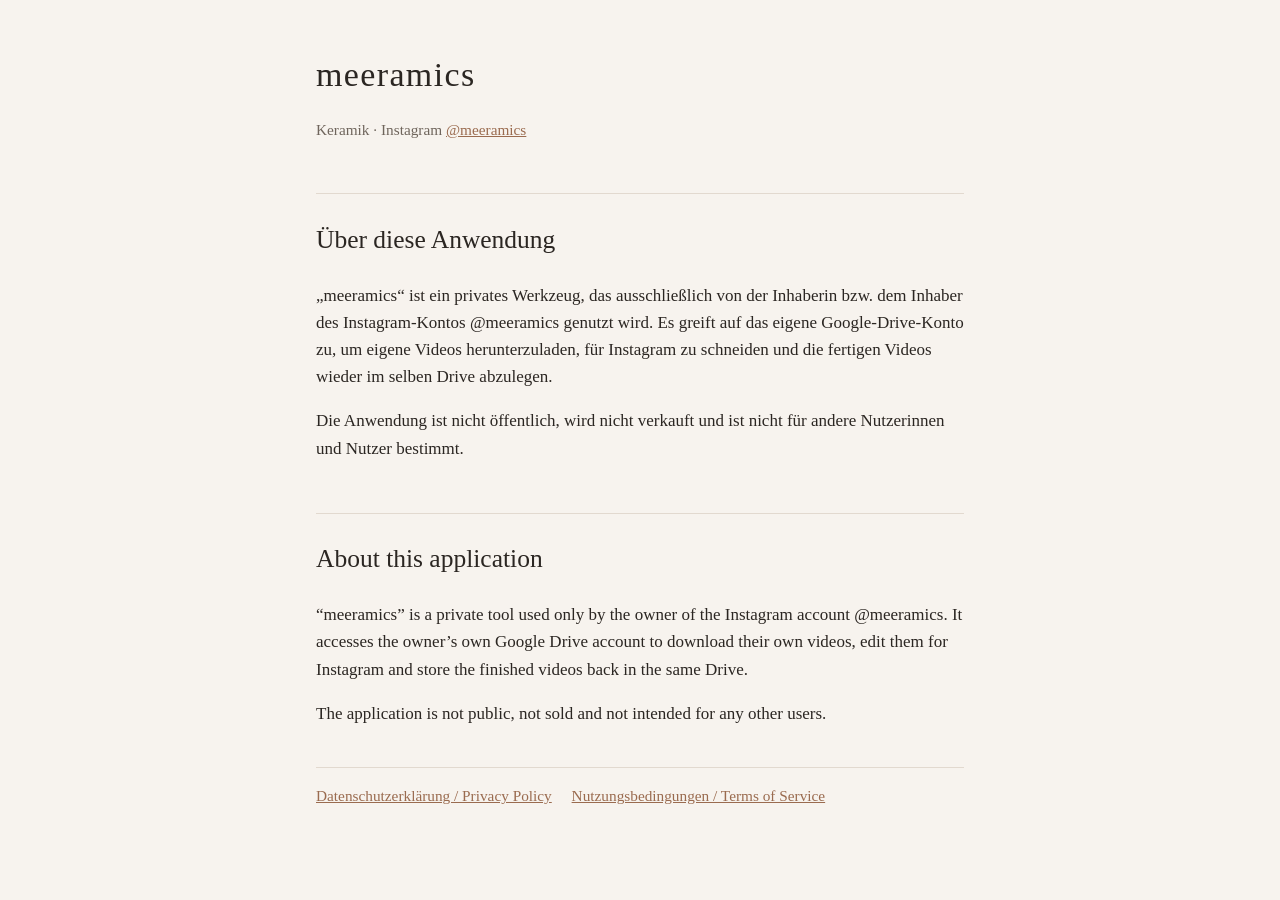
<file: index.html>
<!doctype html>
<html lang="de">
<head>
<meta charset="utf-8">
<meta name="viewport" content="width=device-width, initial-scale=1">
<title>meeramics</title>
<link rel="stylesheet" href="style.css">
</head>
<body>
<main>
<h1>meeramics</h1>
<p class="muted">Keramik · Instagram <a href="https://www.instagram.com/meeramics/">@meeramics</a></p>

<h2>Über diese Anwendung</h2>
<p>„meeramics“ ist ein privates Werkzeug, das ausschließlich von der Inhaberin bzw. dem Inhaber des Instagram-Kontos @meeramics genutzt wird. Es greift auf das eigene Google-Drive-Konto zu, um eigene Videos herunterzuladen, für Instagram zu schneiden und die fertigen Videos wieder im selben Drive abzulegen.</p>
<p>Die Anwendung ist nicht öffentlich, wird nicht verkauft und ist nicht für andere Nutzerinnen und Nutzer bestimmt.</p>

<h2 lang="en">About this application</h2>
<p lang="en">“meeramics” is a private tool used only by the owner of the Instagram account @meeramics. It accesses the owner’s own Google Drive account to download their own videos, edit them for Instagram and store the finished videos back in the same Drive.</p>
<p lang="en">The application is not public, not sold and not intended for any other users.</p>

<nav>
<a href="privacy.html">Datenschutzerklärung / Privacy Policy</a>
<a href="terms.html">Nutzungsbedingungen / Terms of Service</a>
</nav>
</main>
</body>
</html>
</file>
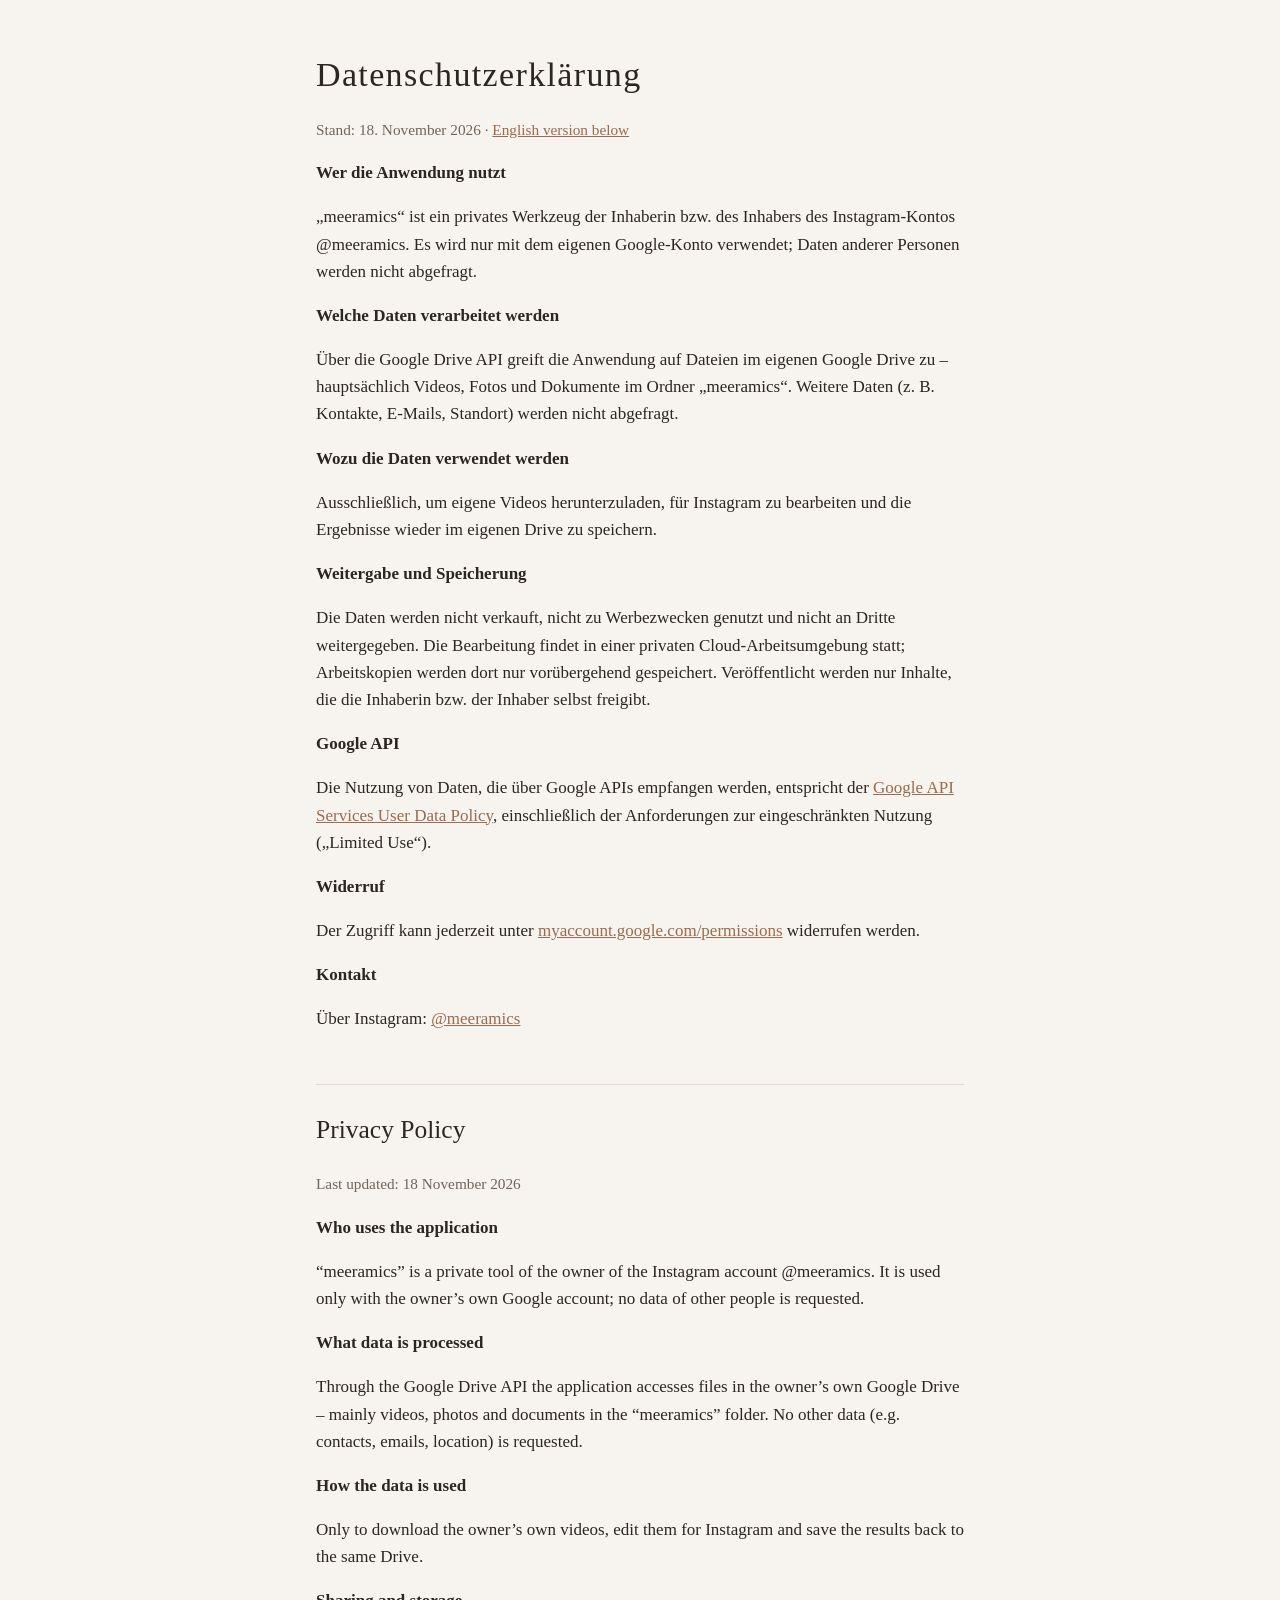
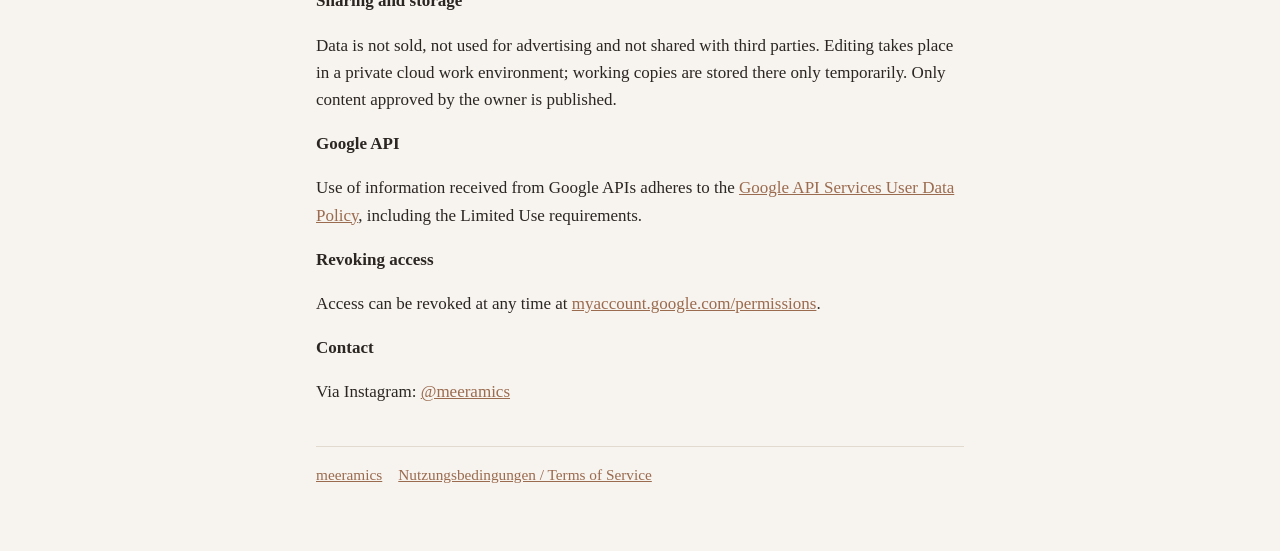
<file: privacy.html>
<!doctype html>
<html lang="de">
<head>
<meta charset="utf-8">
<meta name="viewport" content="width=device-width, initial-scale=1">
<title>meeramics – Datenschutz</title>
<link rel="stylesheet" href="style.css">
</head>
<body>
<main>
<h1>Datenschutzerklärung</h1>
<p class="muted">Stand: 18. November 2026 · <a href="#en">English version below</a></p>

<h3>Wer die Anwendung nutzt</h3>
<p>„meeramics“ ist ein privates Werkzeug der Inhaberin bzw. des Inhabers des Instagram-Kontos @meeramics. Es wird nur mit dem eigenen Google-Konto verwendet; Daten anderer Personen werden nicht abgefragt.</p>

<h3>Welche Daten verarbeitet werden</h3>
<p>Über die Google Drive API greift die Anwendung auf Dateien im eigenen Google Drive zu – hauptsächlich Videos, Fotos und Dokumente im Ordner „meeramics“. Weitere Daten (z. B. Kontakte, E-Mails, Standort) werden nicht abgefragt.</p>

<h3>Wozu die Daten verwendet werden</h3>
<p>Ausschließlich, um eigene Videos herunterzuladen, für Instagram zu bearbeiten und die Ergebnisse wieder im eigenen Drive zu speichern.</p>

<h3>Weitergabe und Speicherung</h3>
<p>Die Daten werden nicht verkauft, nicht zu Werbezwecken genutzt und nicht an Dritte weitergegeben. Die Bearbeitung findet in einer privaten Cloud-Arbeitsumgebung statt; Arbeitskopien werden dort nur vorübergehend gespeichert. Veröffentlicht werden nur Inhalte, die die Inhaberin bzw. der Inhaber selbst freigibt.</p>

<h3>Google API</h3>
<p>Die Nutzung von Daten, die über Google APIs empfangen werden, entspricht der <a href="https://developers.google.com/terms/api-services-user-data-policy">Google API Services User Data Policy</a>, einschließlich der Anforderungen zur eingeschränkten Nutzung („Limited Use“).</p>

<h3>Widerruf</h3>
<p>Der Zugriff kann jederzeit unter <a href="https://myaccount.google.com/permissions">myaccount.google.com/permissions</a> widerrufen werden.</p>

<h3>Kontakt</h3>
<p>Über Instagram: <a href="https://www.instagram.com/meeramics/">@meeramics</a></p>

<h2 id="en" lang="en">Privacy Policy</h2>
<div lang="en">
<p class="muted">Last updated: 18 November 2026</p>
<h3>Who uses the application</h3>
<p>“meeramics” is a private tool of the owner of the Instagram account @meeramics. It is used only with the owner’s own Google account; no data of other people is requested.</p>
<h3>What data is processed</h3>
<p>Through the Google Drive API the application accesses files in the owner’s own Google Drive – mainly videos, photos and documents in the “meeramics” folder. No other data (e.g. contacts, emails, location) is requested.</p>
<h3>How the data is used</h3>
<p>Only to download the owner’s own videos, edit them for Instagram and save the results back to the same Drive.</p>
<h3>Sharing and storage</h3>
<p>Data is not sold, not used for advertising and not shared with third parties. Editing takes place in a private cloud work environment; working copies are stored there only temporarily. Only content approved by the owner is published.</p>
<h3>Google API</h3>
<p>Use of information received from Google APIs adheres to the <a href="https://developers.google.com/terms/api-services-user-data-policy">Google API Services User Data Policy</a>, including the Limited Use requirements.</p>
<h3>Revoking access</h3>
<p>Access can be revoked at any time at <a href="https://myaccount.google.com/permissions">myaccount.google.com/permissions</a>.</p>
<h3>Contact</h3>
<p>Via Instagram: <a href="https://www.instagram.com/meeramics/">@meeramics</a></p>
</div>

<nav><a href="index.html">meeramics</a><a href="terms.html">Nutzungsbedingungen / Terms of Service</a></nav>
</main>
</body>
</html>
</file>
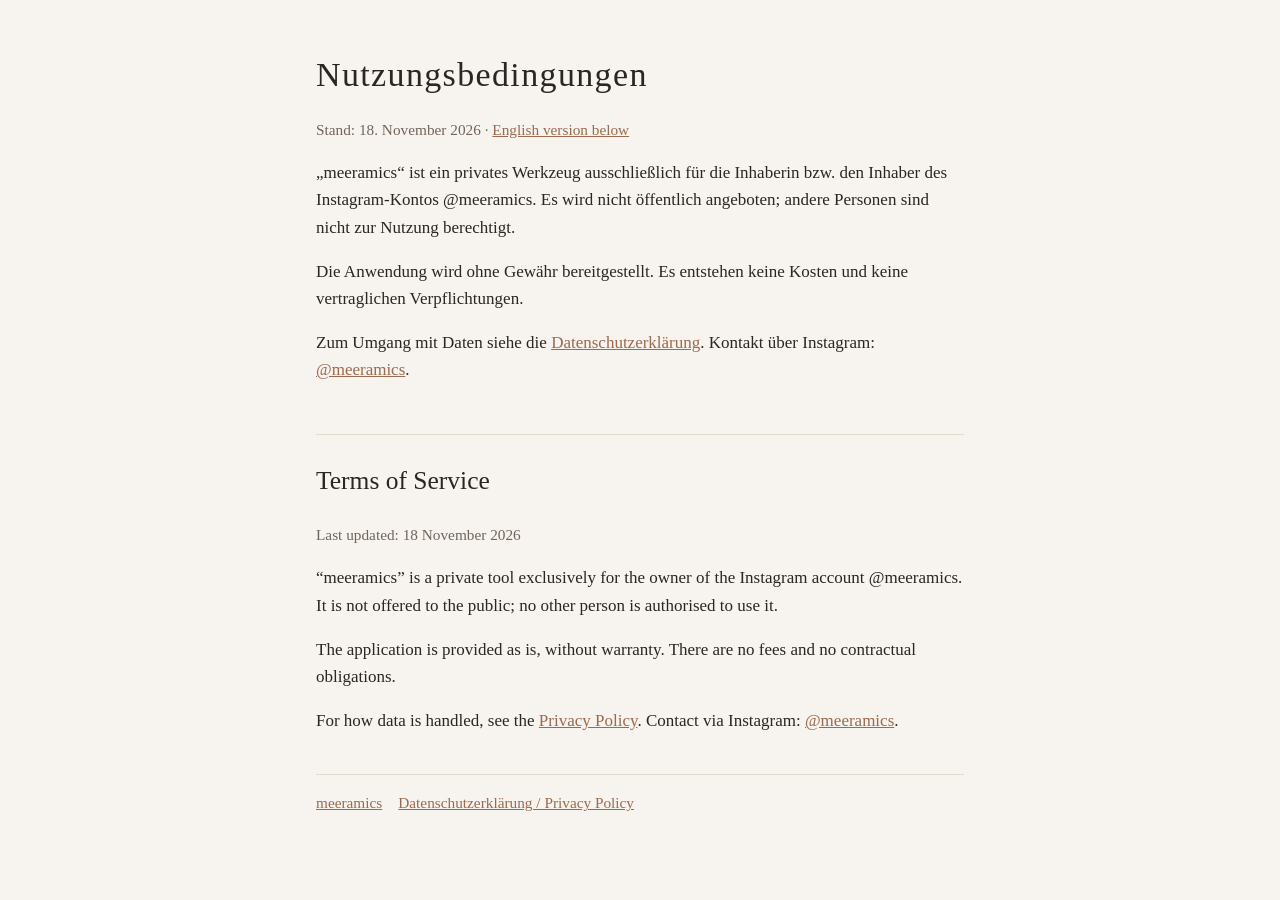
<file: terms.html>
<!doctype html>
<html lang="de">
<head>
<meta charset="utf-8">
<meta name="viewport" content="width=device-width, initial-scale=1">
<title>meeramics – Nutzungsbedingungen</title>
<link rel="stylesheet" href="style.css">
</head>
<body>
<main>
<h1>Nutzungsbedingungen</h1>
<p class="muted">Stand: 18. November 2026 · <a href="#en">English version below</a></p>
<p>„meeramics“ ist ein privates Werkzeug ausschließlich für die Inhaberin bzw. den Inhaber des Instagram-Kontos @meeramics. Es wird nicht öffentlich angeboten; andere Personen sind nicht zur Nutzung berechtigt.</p>
<p>Die Anwendung wird ohne Gewähr bereitgestellt. Es entstehen keine Kosten und keine vertraglichen Verpflichtungen.</p>
<p>Zum Umgang mit Daten siehe die <a href="privacy.html">Datenschutzerklärung</a>. Kontakt über Instagram: <a href="https://www.instagram.com/meeramics/">@meeramics</a>.</p>

<h2 id="en" lang="en">Terms of Service</h2>
<div lang="en">
<p class="muted">Last updated: 18 November 2026</p>
<p>“meeramics” is a private tool exclusively for the owner of the Instagram account @meeramics. It is not offered to the public; no other person is authorised to use it.</p>
<p>The application is provided as is, without warranty. There are no fees and no contractual obligations.</p>
<p>For how data is handled, see the <a href="privacy.html">Privacy Policy</a>. Contact via Instagram: <a href="https://www.instagram.com/meeramics/">@meeramics</a>.</p>
</div>

<nav><a href="index.html">meeramics</a><a href="privacy.html">Datenschutzerklärung / Privacy Policy</a></nav>
</main>
</body>
</html>
</file>
<file: style.css>
:root{--bg:#f7f3ee;--fg:#2b2622;--muted:#6f655c;--accent:#9a6b4f;--line:#e2d9cf}
@media (prefers-color-scheme:dark){:root{--bg:#1d1a17;--fg:#eee7df;--muted:#b3a89c;--accent:#d2a07f;--line:#3a332d}}
*{box-sizing:border-box}
body{margin:0;background:var(--bg);color:var(--fg);font:17px/1.6 Georgia,"Times New Roman",serif}
main{max-width:680px;margin:0 auto;padding:48px 16px 64px}
h1{font-weight:normal;letter-spacing:.04em;margin:0 0 4px}
h2{font-weight:normal;margin-top:2em;border-top:1px solid var(--line);padding-top:1em}
h3{font-size:1em;margin-bottom:.2em}
p,li{color:var(--fg)}
.muted{color:var(--muted);font-size:.9em}
a{color:var(--accent)}
nav{margin-top:40px;padding-top:16px;border-top:1px solid var(--line);font-size:.9em}
nav a{margin-right:16px}
</file>
